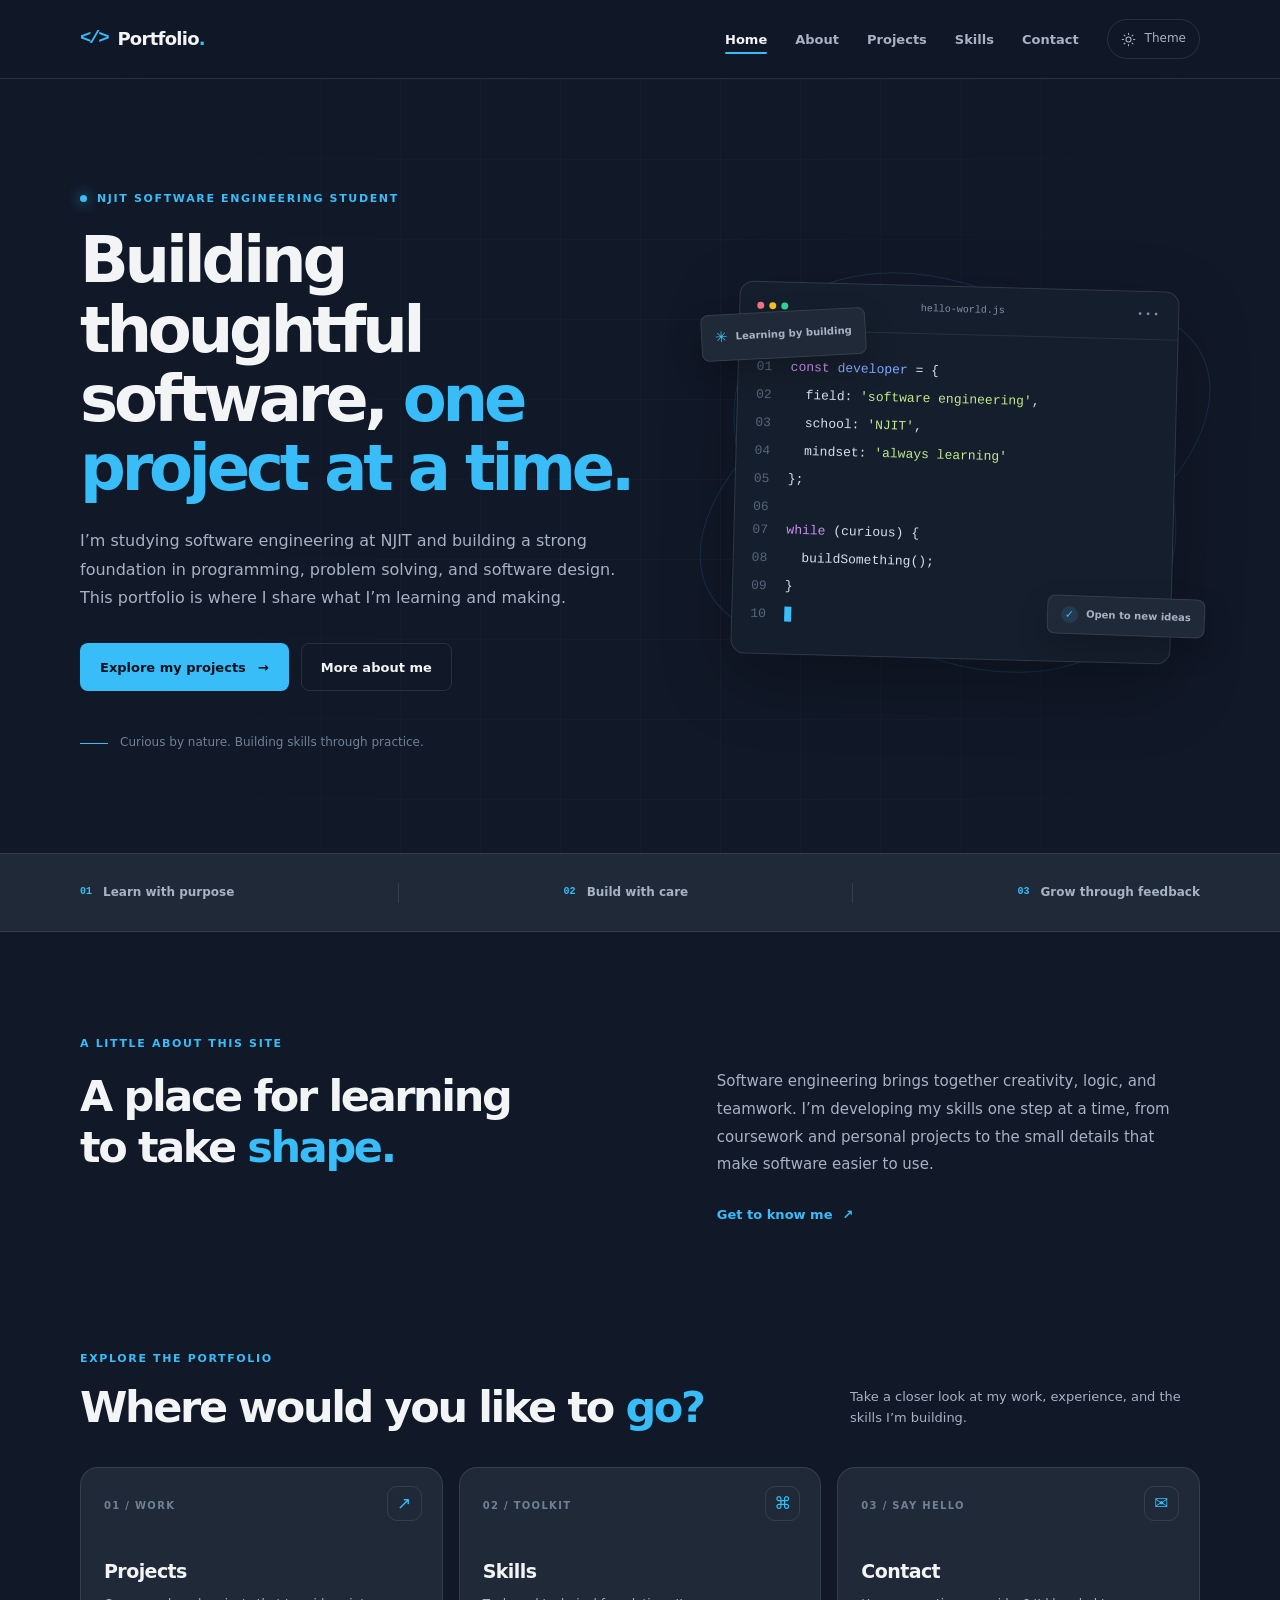
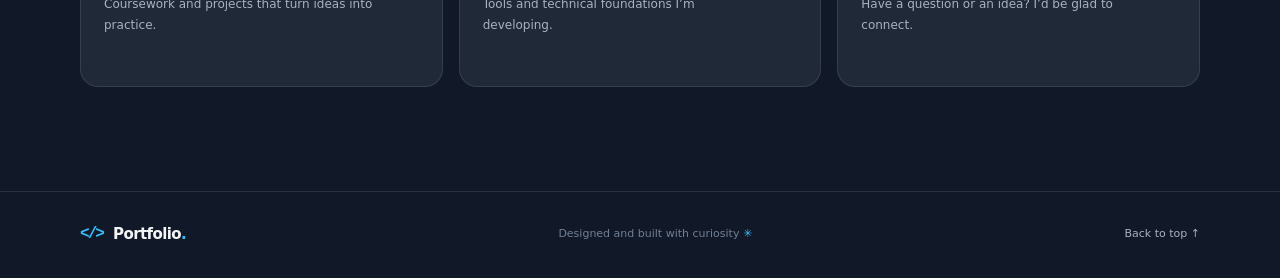
<file: index.html>
<!doctype html>
<html lang="en">
<head>
  <meta charset="utf-8">
  <meta name="viewport" content="width=device-width, initial-scale=1">
  <meta name="description" content="A personal portfolio for an NJIT Software Engineering student, sharing background, projects, skills, and contact information.">
  <meta name="theme-color" content="#111827">
  <title>Home | NJIT Software Engineering Portfolio</title>
  <link rel="stylesheet" href="css/style.css">
  <script src="js/script.js" defer></script>
</head>
<body>
  <a class="skip-link" href="#main-content">Skip to main content</a>
  <header class="site-header">
    <div class="container header-inner">
      <a class="brand" href="index.html" aria-label="Portfolio home">
        <span class="brand-mark" aria-hidden="true">&lt;/&gt;</span>
        <span>Portfolio<span class="brand-period">.</span></span>
      </a>

      <button class="menu-toggle" type="button" aria-expanded="false" aria-controls="primary-navigation" aria-label="Open navigation menu">
        <span></span><span></span><span></span>
      </button>

      <nav class="site-nav" id="primary-navigation" aria-label="Main navigation">
        <ul class="nav-links">
          <li><a href="index.html" aria-current="page">Home</a></li>
          <li><a href="about.html">About</a></li>
          <li><a href="projects.html">Projects</a></li>
          <li><a href="skills.html">Skills</a></li>
          <li><a href="contact.html">Contact</a></li>
        </ul>
        <button class="theme-toggle" type="button" aria-pressed="false" aria-label="Toggle light and dark theme">
          <svg class="theme-icon" viewBox="0 0 24 24" aria-hidden="true" focusable="false">
            <circle cx="12" cy="12" r="4"></circle>
            <path d="M12 2v2m0 16v2M4.93 4.93l1.42 1.42m11.3 11.3 1.42 1.42M2 12h2m16 0h2M4.93 19.07l1.42-1.42m11.3-11.3 1.42-1.42"></path>
          </svg>
          <span>Theme</span>
        </button>
      </nav>
    </div>
  </header>

  <main id="main-content">
    <section class="hero section-space" aria-labelledby="hero-title">
      <div class="container hero-grid">
        <div class="hero-copy">
          <p class="eyebrow"><span class="status-dot" aria-hidden="true"></span> NJIT Software Engineering Student</p>
          <h1 id="hero-title">Building thoughtful software, <span>one project at a time.</span></h1>
          <p class="hero-intro">I’m studying software engineering at NJIT and building a strong foundation in programming, problem solving, and software design. This portfolio is where I share what I’m learning and making.</p>
          <div class="hero-actions">
            <a class="button button-primary" href="projects.html">Explore my projects <span aria-hidden="true">→</span></a>
            <a class="button button-secondary" href="about.html">More about me</a>
          </div>
          <div class="hero-note">
            <span class="note-line" aria-hidden="true"></span>
            <p>Curious by nature. Building skills through practice.</p>
          </div>
        </div>

        <div class="hero-visual" aria-hidden="true">
          <div class="visual-glow" aria-hidden="true"></div>
          <div class="code-card">
            <div class="code-card-top">
              <div class="window-dots"><i></i><i></i><i></i></div>
              <span>hello-world.js</span>
              <span class="code-menu">•••</span>
            </div>
            <div class="code-content">
              <p><span class="line-number">01</span><span class="code-muted">const</span> <span class="code-blue">developer</span> = {</p>
              <p><span class="line-number">02</span>&nbsp;&nbsp;field: <span class="code-green">'software engineering'</span>,</p>
              <p><span class="line-number">03</span>&nbsp;&nbsp;school: <span class="code-green">'NJIT'</span>,</p>
              <p><span class="line-number">04</span>&nbsp;&nbsp;mindset: <span class="code-green">'always learning'</span></p>
              <p><span class="line-number">05</span>};</p>
              <p class="code-spacer"><span class="line-number">06</span></p>
              <p><span class="line-number">07</span><span class="code-muted">while</span> (curious) {</p>
              <p><span class="line-number">08</span>&nbsp;&nbsp;buildSomething();</p>
              <p><span class="line-number">09</span>}</p>
              <p class="code-cursor-line"><span class="line-number">10</span><span class="code-cursor"></span></p>
            </div>
          </div>
          <div class="visual-tag visual-tag-top"><span aria-hidden="true">✳</span> Learning by building</div>
          <div class="visual-tag visual-tag-bottom"><span class="tag-check" aria-hidden="true">✓</span> Open to new ideas</div>
          <div class="visual-orbit orbit-one" aria-hidden="true"></div>
          <div class="visual-orbit orbit-two" aria-hidden="true"></div>
        </div>
      </div>
      <div class="hero-grid-lines" aria-hidden="true"></div>
    </section>

    <section class="intro-strip" aria-label="Portfolio overview">
      <div class="container intro-strip-inner">
        <p><span class="strip-icon" aria-hidden="true">01</span> Learn with purpose</p>
        <span class="strip-divider" aria-hidden="true"></span>
        <p><span class="strip-icon" aria-hidden="true">02</span> Build with care</p>
        <span class="strip-divider" aria-hidden="true"></span>
        <p><span class="strip-icon" aria-hidden="true">03</span> Grow through feedback</p>
      </div>
    </section>

    <section class="home-about section-space" aria-labelledby="welcome-title">
      <div class="container home-about-grid">
        <div>
          <p class="eyebrow">A little about this site</p>
          <h2 id="welcome-title">A place for learning<br>to take <span>shape.</span></h2>
        </div>
        <div class="home-about-copy">
          <p>Software engineering brings together creativity, logic, and teamwork. I’m developing my skills one step at a time, from coursework and personal projects to the small details that make software easier to use.</p>
          <a class="text-link" href="about.html">Get to know me <span aria-hidden="true">↗</span></a>
        </div>
      </div>
    </section>

    <section class="next-steps section-space" aria-labelledby="next-title">
      <div class="container">
        <div class="section-heading">
          <div>
            <p class="eyebrow">Explore the portfolio</p>
            <h2 id="next-title">Where would you like to <span>go?</span></h2>
          </div>
          <p class="section-heading-note">Take a closer look at my work, experience, and the skills I’m building.</p>
        </div>
        <div class="explore-grid">
          <a class="explore-card" href="projects.html">
            <span class="explore-number">01 / WORK</span>
            <span class="explore-card-icon" aria-hidden="true">↗</span>
            <h3>Projects</h3>
            <p>Coursework and projects that turn ideas into practice.</p>
          </a>
          <a class="explore-card" href="skills.html">
            <span class="explore-number">02 / TOOLKIT</span>
            <span class="explore-card-icon" aria-hidden="true">⌘</span>
            <h3>Skills</h3>
            <p>Tools and technical foundations I’m developing.</p>
          </a>
          <a class="explore-card" href="contact.html">
            <span class="explore-number">03 / SAY HELLO</span>
            <span class="explore-card-icon" aria-hidden="true">✉</span>
            <h3>Contact</h3>
            <p>Have a question or an idea? I’d be glad to connect.</p>
          </a>
        </div>
      </div>
    </section>
  </main>

  <footer class="site-footer">
    <div class="container footer-inner">
      <a class="brand footer-brand" href="index.html"><span class="brand-mark" aria-hidden="true">&lt;/&gt;</span><span>Portfolio<span class="brand-period">.</span></span></a>
      <p>Designed and built with curiosity<span class="footer-spark" aria-hidden="true"> ✳</span></p>
      <a class="back-to-top" href="#main-content">Back to top <span aria-hidden="true">↑</span></a>
    </div>
  </footer>
</body>
</html>
</file>
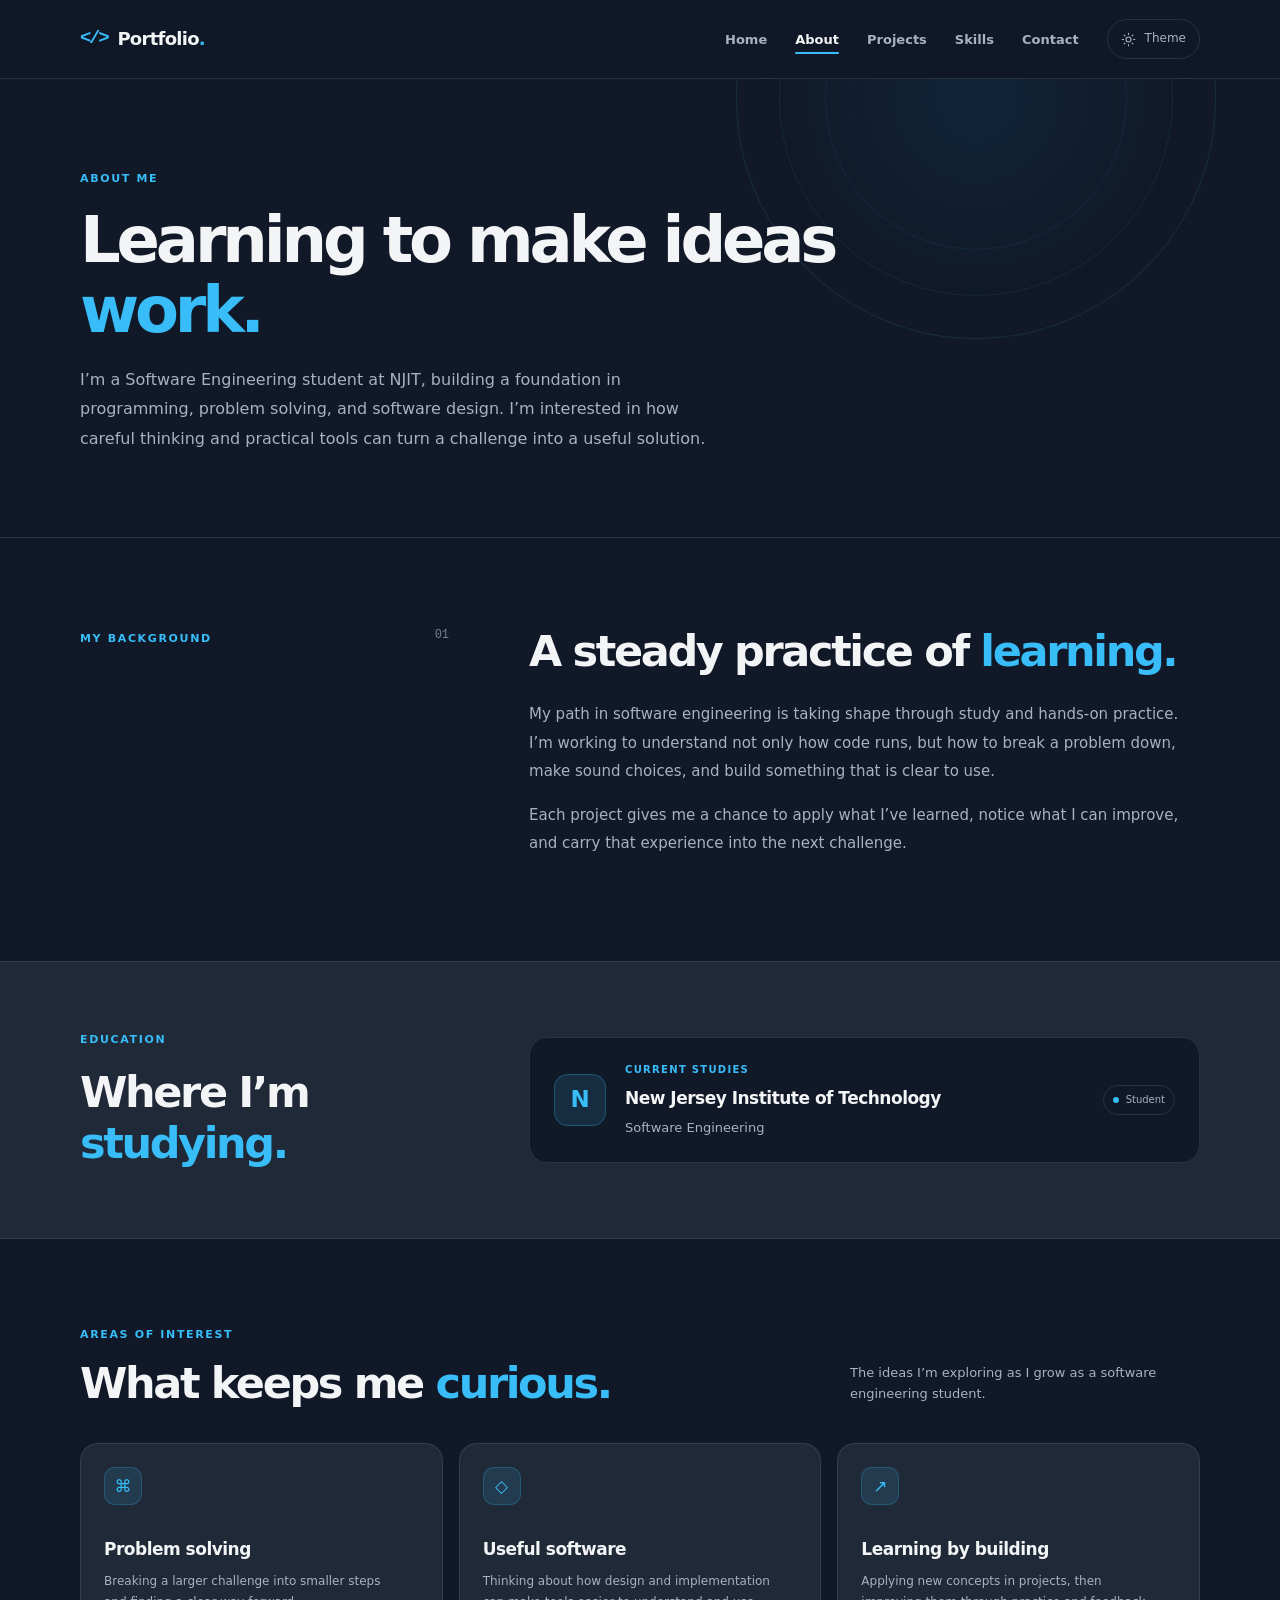
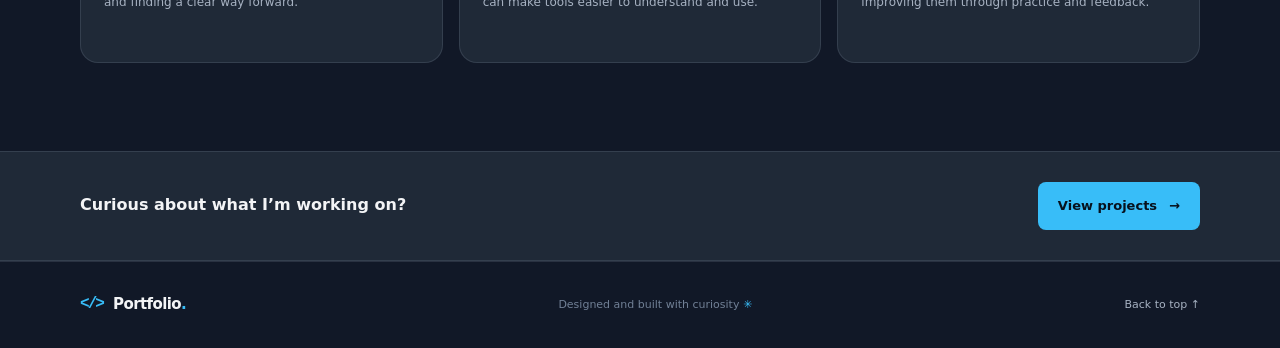
<file: about.html>
<!doctype html>
<html lang="en">
<head>
  <meta charset="utf-8">
  <meta name="viewport" content="width=device-width, initial-scale=1">
  <meta name="description" content="Learn about the background, education, and areas of interest of an NJIT Software Engineering student.">
  <meta name="theme-color" content="#111827">
  <title>About | NJIT Software Engineering Portfolio</title>
  <link rel="stylesheet" href="css/style.css">
  <script src="js/script.js" defer></script>
</head>
<body>
  <a class="skip-link" href="#main-content">Skip to main content</a>
  <header class="site-header">
    <div class="container header-inner">
      <a class="brand" href="index.html" aria-label="Portfolio home">
        <span class="brand-mark" aria-hidden="true">&lt;/&gt;</span>
        <span>Portfolio<span class="brand-period">.</span></span>
      </a>

      <button class="menu-toggle" type="button" aria-expanded="false" aria-controls="primary-navigation" aria-label="Open navigation menu">
        <span></span><span></span><span></span>
      </button>

      <nav class="site-nav" id="primary-navigation" aria-label="Main navigation">
        <ul class="nav-links">
          <li><a href="index.html">Home</a></li>
          <li><a href="about.html" aria-current="page">About</a></li>
          <li><a href="projects.html">Projects</a></li>
          <li><a href="skills.html">Skills</a></li>
          <li><a href="contact.html">Contact</a></li>
        </ul>
        <button class="theme-toggle" type="button" aria-pressed="false" aria-label="Toggle light and dark theme">
          <svg class="theme-icon" viewBox="0 0 24 24" aria-hidden="true" focusable="false">
            <circle cx="12" cy="12" r="4"></circle>
            <path d="M12 2v2m0 16v2M4.93 4.93l1.42 1.42m11.3 11.3 1.42 1.42M2 12h2m16 0h2M4.93 19.07l1.42-1.42m11.3-11.3 1.42-1.42"></path>
          </svg>
          <span>Theme</span>
        </button>
      </nav>
    </div>
  </header>

  <main id="main-content">
    <section class="page-intro section-space" aria-labelledby="page-title">
      <div class="container page-intro-inner">
        <p class="eyebrow">About me</p>
        <h1 id="page-title">Learning to make ideas <span>work.</span></h1>
        <p class="page-intro-copy">I’m a Software Engineering student at NJIT, building a foundation in programming, problem solving, and software design. I’m interested in how careful thinking and practical tools can turn a challenge into a useful solution.</p>
      </div>
      <div class="page-intro-orb" aria-hidden="true"></div>
    </section>

    <section class="about-story section-space" aria-labelledby="story-title">
      <div class="container about-story-grid">
        <div class="about-section-label">
          <p class="eyebrow">My background</p>
          <span class="about-index" aria-hidden="true">01</span>
        </div>
        <div class="about-story-copy">
          <h2 id="story-title">A steady practice of <span>learning.</span></h2>
          <p>My path in software engineering is taking shape through study and hands-on practice. I’m working to understand not only how code runs, but how to break a problem down, make sound choices, and build something that is clear to use.</p>
          <p>Each project gives me a chance to apply what I’ve learned, notice what I can improve, and carry that experience into the next challenge.</p>
        </div>
      </div>
    </section>

    <section class="education-section" aria-labelledby="education-title">
      <div class="container education-layout">
        <div>
          <p class="eyebrow">Education</p>
          <h2 id="education-title">Where I’m <span>studying.</span></h2>
        </div>
        <article class="education-card">
          <div class="education-mark" aria-hidden="true">N</div>
          <div class="education-details">
            <p class="education-kicker">Current studies</p>
            <h3>New Jersey Institute of Technology</h3>
            <p>Software Engineering</p>
          </div>
          <span class="education-status"><span aria-hidden="true"></span> Student</span>
        </article>
      </div>
    </section>

    <section class="interests-section section-space" aria-labelledby="interests-title">
      <div class="container">
        <div class="section-heading">
          <div>
            <p class="eyebrow">Areas of interest</p>
            <h2 id="interests-title">What keeps me <span>curious.</span></h2>
          </div>
          <p class="section-heading-note">The ideas I’m exploring as I grow as a software engineering student.</p>
        </div>
        <div class="interest-grid">
          <article class="interest-card">
            <span class="interest-symbol" aria-hidden="true">⌘</span>
            <h3>Problem solving</h3>
            <p>Breaking a larger challenge into smaller steps and finding a clear way forward.</p>
          </article>
          <article class="interest-card">
            <span class="interest-symbol" aria-hidden="true">◇</span>
            <h3>Useful software</h3>
            <p>Thinking about how design and implementation can make tools easier to understand and use.</p>
          </article>
          <article class="interest-card">
            <span class="interest-symbol" aria-hidden="true">↗</span>
            <h3>Learning by building</h3>
            <p>Applying new concepts in projects, then improving them through practice and feedback.</p>
          </article>
        </div>
      </div>
    </section>

    <section class="about-next" aria-label="Continue exploring">
      <div class="container about-next-inner">
        <p>Curious about what I’m working on?</p>
        <a class="button button-primary" href="projects.html">View projects <span aria-hidden="true">→</span></a>
      </div>
    </section>
  </main>

  <footer class="site-footer">
    <div class="container footer-inner">
      <a class="brand footer-brand" href="index.html"><span class="brand-mark" aria-hidden="true">&lt;/&gt;</span><span>Portfolio<span class="brand-period">.</span></span></a>
      <p>Designed and built with curiosity<span class="footer-spark" aria-hidden="true"> ✳</span></p>
      <a class="back-to-top" href="#main-content">Back to top <span aria-hidden="true">↑</span></a>
    </div>
  </footer>
</body>
</html>
</file>
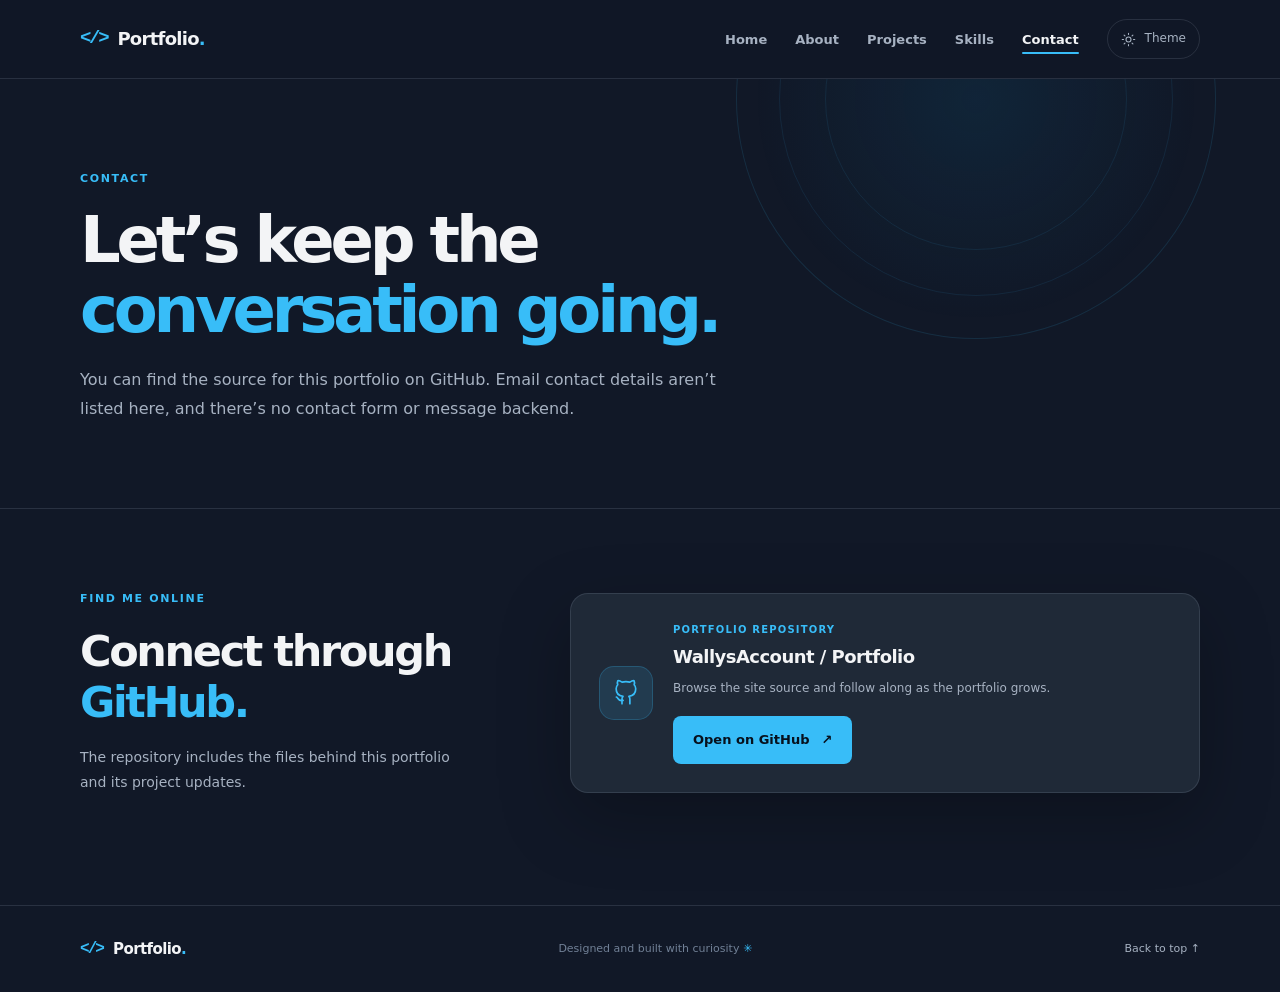
<file: contact.html>
<!doctype html>
<html lang="en">
<head>
  <meta charset="utf-8">
  <meta name="viewport" content="width=device-width, initial-scale=1">
  <meta name="description" content="Contact and portfolio repository for an NJIT Software Engineering student.">
  <meta name="theme-color" content="#111827">
  <title>Contact | NJIT Software Engineering Portfolio</title>
  <link rel="stylesheet" href="css/style.css">
  <script src="js/script.js" defer></script>
</head>
<body>
  <a class="skip-link" href="#main-content">Skip to main content</a>
  <header class="site-header">
    <div class="container header-inner">
      <a class="brand" href="index.html" aria-label="Portfolio home"><span class="brand-mark" aria-hidden="true">&lt;/&gt;</span><span>Portfolio<span class="brand-period">.</span></span></a>
      <button class="menu-toggle" type="button" aria-expanded="false" aria-controls="primary-navigation" aria-label="Open navigation menu"><span></span><span></span><span></span></button>
      <nav class="site-nav" id="primary-navigation" aria-label="Main navigation">
        <ul class="nav-links"><li><a href="index.html">Home</a></li><li><a href="about.html">About</a></li><li><a href="projects.html">Projects</a></li><li><a href="skills.html">Skills</a></li><li><a href="contact.html" aria-current="page">Contact</a></li></ul>
        <button class="theme-toggle" type="button" aria-pressed="false" aria-label="Toggle light and dark theme"><svg class="theme-icon" viewBox="0 0 24 24" aria-hidden="true" focusable="false"><circle cx="12" cy="12" r="4"></circle><path d="M12 2v2m0 16v2M4.93 4.93l1.42 1.42m11.3 11.3 1.42 1.42M2 12h2m16 0h2M4.93 19.07l1.42-1.42m11.3-11.3 1.42-1.42"></path></svg><span>Theme</span></button>
      </nav>
    </div>
  </header>

  <main id="main-content">
    <section class="page-intro section-space" aria-labelledby="page-title">
      <div class="container page-intro-inner">
        <p class="eyebrow">Contact</p>
        <h1 id="page-title">Let’s keep the <span>conversation going.</span></h1>
        <p class="page-intro-copy">You can find the source for this portfolio on GitHub. Email contact details aren’t listed here, and there’s no contact form or message backend.</p>
      </div>
      <div class="page-intro-orb" aria-hidden="true"></div>
    </section>

    <section class="contact-section section-space" aria-labelledby="contact-title">
      <div class="container contact-layout">
        <div class="contact-copy">
          <p class="eyebrow">Find me online</p>
          <h2 id="contact-title">Connect through <span>GitHub.</span></h2>
          <p>The repository includes the files behind this portfolio and its project updates.</p>
        </div>
        <div class="contact-card">
          <span class="contact-icon" aria-hidden="true">
            <svg viewBox="0 0 24 24" focusable="false"><path d="M9 19c-4.3 1.4-4.3-2.5-6-3m12 6v-3.9a3.4 3.4 0 0 0-.9-2.7c3-.3 6.1-1.5 6.1-6.7a5.2 5.2 0 0 0-1.4-3.6 4.8 4.8 0 0 0-.1-3.6S17.5 1 15 2.8a13.3 13.3 0 0 0-7 0C5.5 1 4.3 1.5 4.3 1.5a4.8 4.8 0 0 0-.1 3.6 5.2 5.2 0 0 0-1.4 3.6c0 5.2 3.1 6.4 6.1 6.7A3.4 3.4 0 0 0 8 18v4"></path></svg>
          </span>
          <div><p class="contact-label">Portfolio repository</p><h3>WallysAccount / Portfolio</h3><p class="contact-description">Browse the site source and follow along as the portfolio grows.</p></div>
          <a class="button button-primary" href="https://github.com/WallysAccount/Portfolio" target="_blank" rel="noreferrer">Open on GitHub <span aria-hidden="true">↗</span></a>
        </div>
      </div>
    </section>
  </main>

  <footer class="site-footer"><div class="container footer-inner"><a class="brand footer-brand" href="index.html"><span class="brand-mark" aria-hidden="true">&lt;/&gt;</span><span>Portfolio<span class="brand-period">.</span></span></a><p>Designed and built with curiosity<span class="footer-spark" aria-hidden="true"> ✳</span></p><a class="back-to-top" href="#main-content">Back to top <span aria-hidden="true">↑</span></a></div></footer>
</body>
</html>
</file>
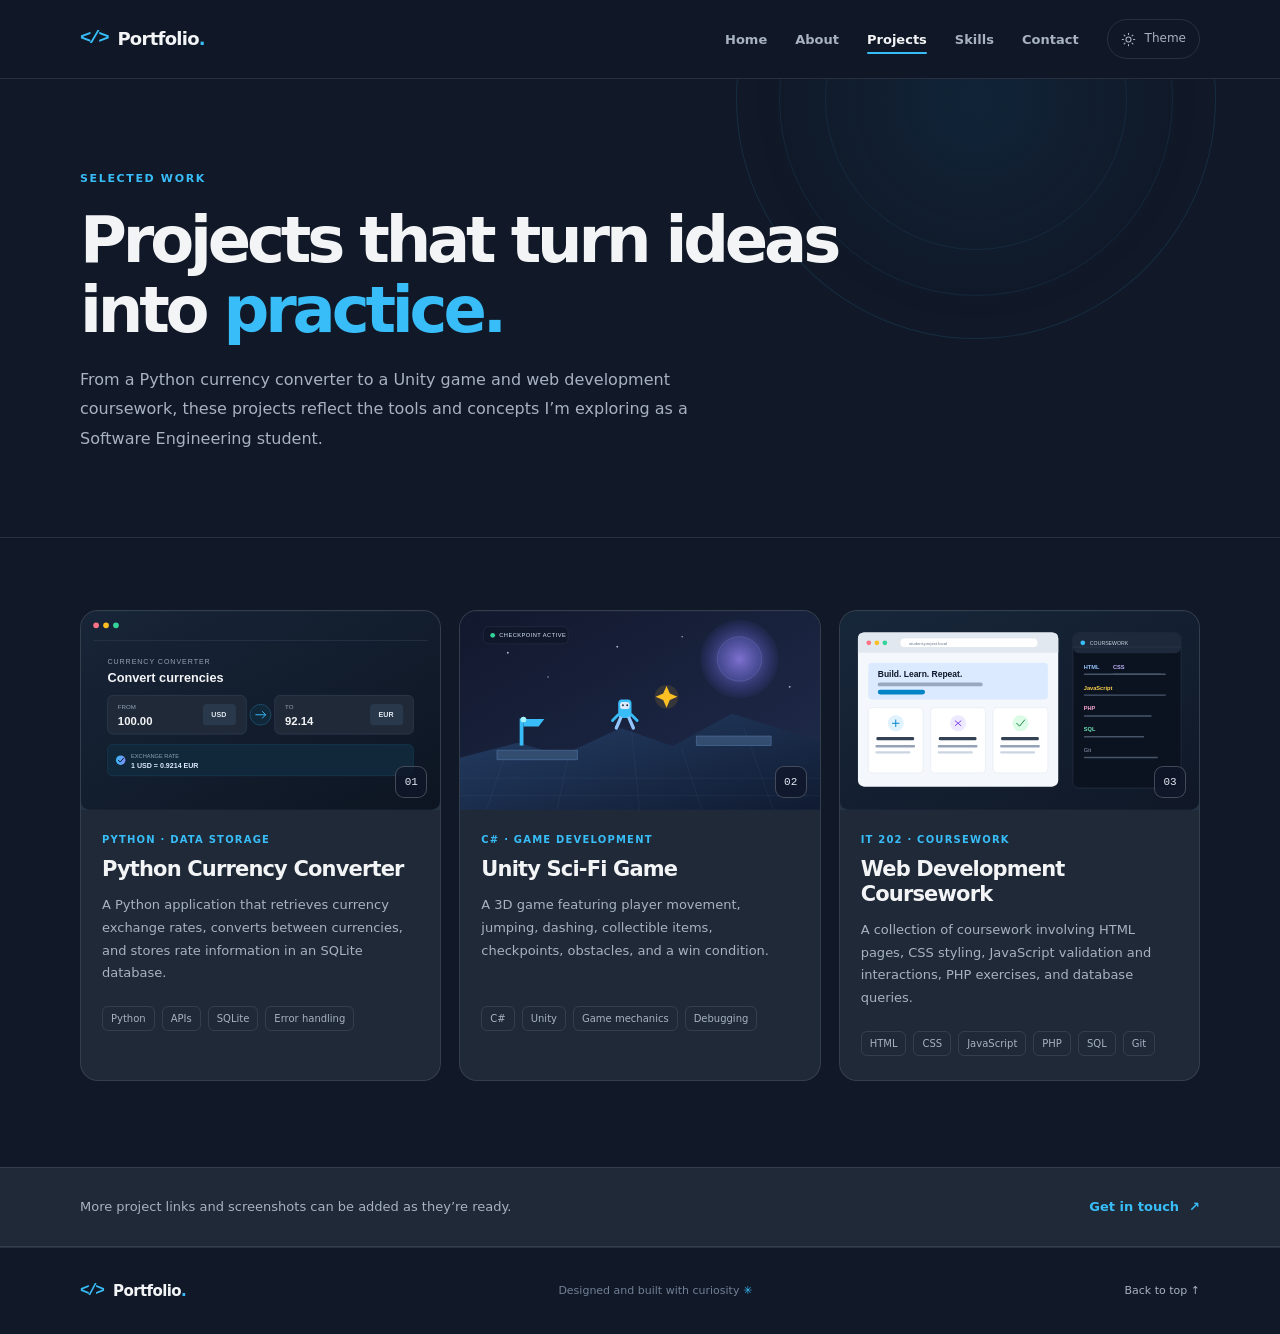
<file: projects.html>
<!doctype html>
<html lang="en">
<head>
  <meta charset="utf-8">
  <meta name="viewport" content="width=device-width, initial-scale=1">
  <meta name="description" content="Software engineering projects including a Python currency converter, a Unity sci-fi game, and IT 202 web development coursework.">
  <meta name="theme-color" content="#111827">
  <title>Projects | NJIT Software Engineering Portfolio</title>
  <link rel="stylesheet" href="css/style.css">
  <script src="js/script.js" defer></script>
</head>
<body>
  <a class="skip-link" href="#main-content">Skip to main content</a>
  <header class="site-header">
    <div class="container header-inner">
      <a class="brand" href="index.html" aria-label="Portfolio home">
        <span class="brand-mark" aria-hidden="true">&lt;/&gt;</span>
        <span>Portfolio<span class="brand-period">.</span></span>
      </a>
      <button class="menu-toggle" type="button" aria-expanded="false" aria-controls="primary-navigation" aria-label="Open navigation menu"><span></span><span></span><span></span></button>
      <nav class="site-nav" id="primary-navigation" aria-label="Main navigation">
        <ul class="nav-links">
          <li><a href="index.html">Home</a></li><li><a href="about.html">About</a></li><li><a href="projects.html" aria-current="page">Projects</a></li><li><a href="skills.html">Skills</a></li><li><a href="contact.html">Contact</a></li>
        </ul>
        <button class="theme-toggle" type="button" aria-pressed="false" aria-label="Toggle light and dark theme">
          <svg class="theme-icon" viewBox="0 0 24 24" aria-hidden="true" focusable="false"><circle cx="12" cy="12" r="4"></circle><path d="M12 2v2m0 16v2M4.93 4.93l1.42 1.42m11.3 11.3 1.42 1.42M2 12h2m16 0h2M4.93 19.07l1.42-1.42m11.3-11.3 1.42-1.42"></path></svg>
          <span>Theme</span>
        </button>
      </nav>
    </div>
  </header>

  <main id="main-content">
    <section class="page-intro section-space" aria-labelledby="page-title">
      <div class="container page-intro-inner">
        <p class="eyebrow">Selected work</p>
        <h1 id="page-title">Projects that turn ideas into <span>practice.</span></h1>
        <p class="page-intro-copy">From a Python currency converter to a Unity game and web development coursework, these projects reflect the tools and concepts I’m exploring as a Software Engineering student.</p>
      </div>
      <div class="page-intro-orb" aria-hidden="true"></div>
    </section>

    <section class="projects-section section-space" aria-label="Project list">
      <div class="container project-grid">
        <article class="project-card">
          <div class="project-image-wrap">
            <img class="project-image" src="assets/currency-converter.svg" alt="Illustration of a currency conversion interface showing a selected exchange rate and converted amount">
            <span class="project-number">01</span>
          </div>
          <div class="project-card-content">
            <p class="project-category">Python · Data storage</p>
            <h2>Python Currency Converter</h2>
            <p class="project-description">A Python application that retrieves currency exchange rates, converts between currencies, and stores rate information in an SQLite database.</p>
            <div class="project-tags" aria-label="Skills used">
              <span>Python</span><span>APIs</span><span>SQLite</span><span>Error handling</span>
            </div>
          </div>
        </article>

        <article class="project-card">
          <div class="project-image-wrap">
            <img class="project-image" src="assets/unity-sci-fi-game.svg" alt="Illustration of a science fiction game scene with a player, platforms, and a checkpoint">
            <span class="project-number">02</span>
          </div>
          <div class="project-card-content">
            <p class="project-category">C# · Game development</p>
            <h2>Unity Sci-Fi Game</h2>
            <p class="project-description">A 3D game featuring player movement, jumping, dashing, collectible items, checkpoints, obstacles, and a win condition.</p>
            <div class="project-tags" aria-label="Skills used">
              <span>C#</span><span>Unity</span><span>Game mechanics</span><span>Debugging</span>
            </div>
          </div>
        </article>

        <article class="project-card">
          <div class="project-image-wrap">
            <img class="project-image" src="assets/web-development.svg" alt="Illustration of a web development workspace with HTML, CSS, JavaScript, PHP, and SQL panels">
            <span class="project-number">03</span>
          </div>
          <div class="project-card-content">
            <p class="project-category">IT 202 · Coursework</p>
            <h2>Web Development Coursework</h2>
            <p class="project-description">A collection of coursework involving HTML pages, CSS styling, JavaScript validation and interactions, PHP exercises, and database queries.</p>
            <div class="project-tags" aria-label="Skills used">
              <span>HTML</span><span>CSS</span><span>JavaScript</span><span>PHP</span><span>SQL</span><span>Git</span>
            </div>
          </div>
        </article>
      </div>
    </section>

    <section class="projects-note" aria-label="Project links">
      <div class="container projects-note-inner">
        <p>More project links and screenshots can be added as they’re ready.</p>
        <a class="text-link" href="contact.html">Get in touch <span aria-hidden="true">↗</span></a>
      </div>
    </section>
  </main>

  <footer class="site-footer">
    <div class="container footer-inner">
      <a class="brand footer-brand" href="index.html"><span class="brand-mark" aria-hidden="true">&lt;/&gt;</span><span>Portfolio<span class="brand-period">.</span></span></a>
      <p>Designed and built with curiosity<span class="footer-spark" aria-hidden="true"> ✳</span></p>
      <a class="back-to-top" href="#main-content">Back to top <span aria-hidden="true">↑</span></a>
    </div>
  </footer>
</body>
</html>
</file>
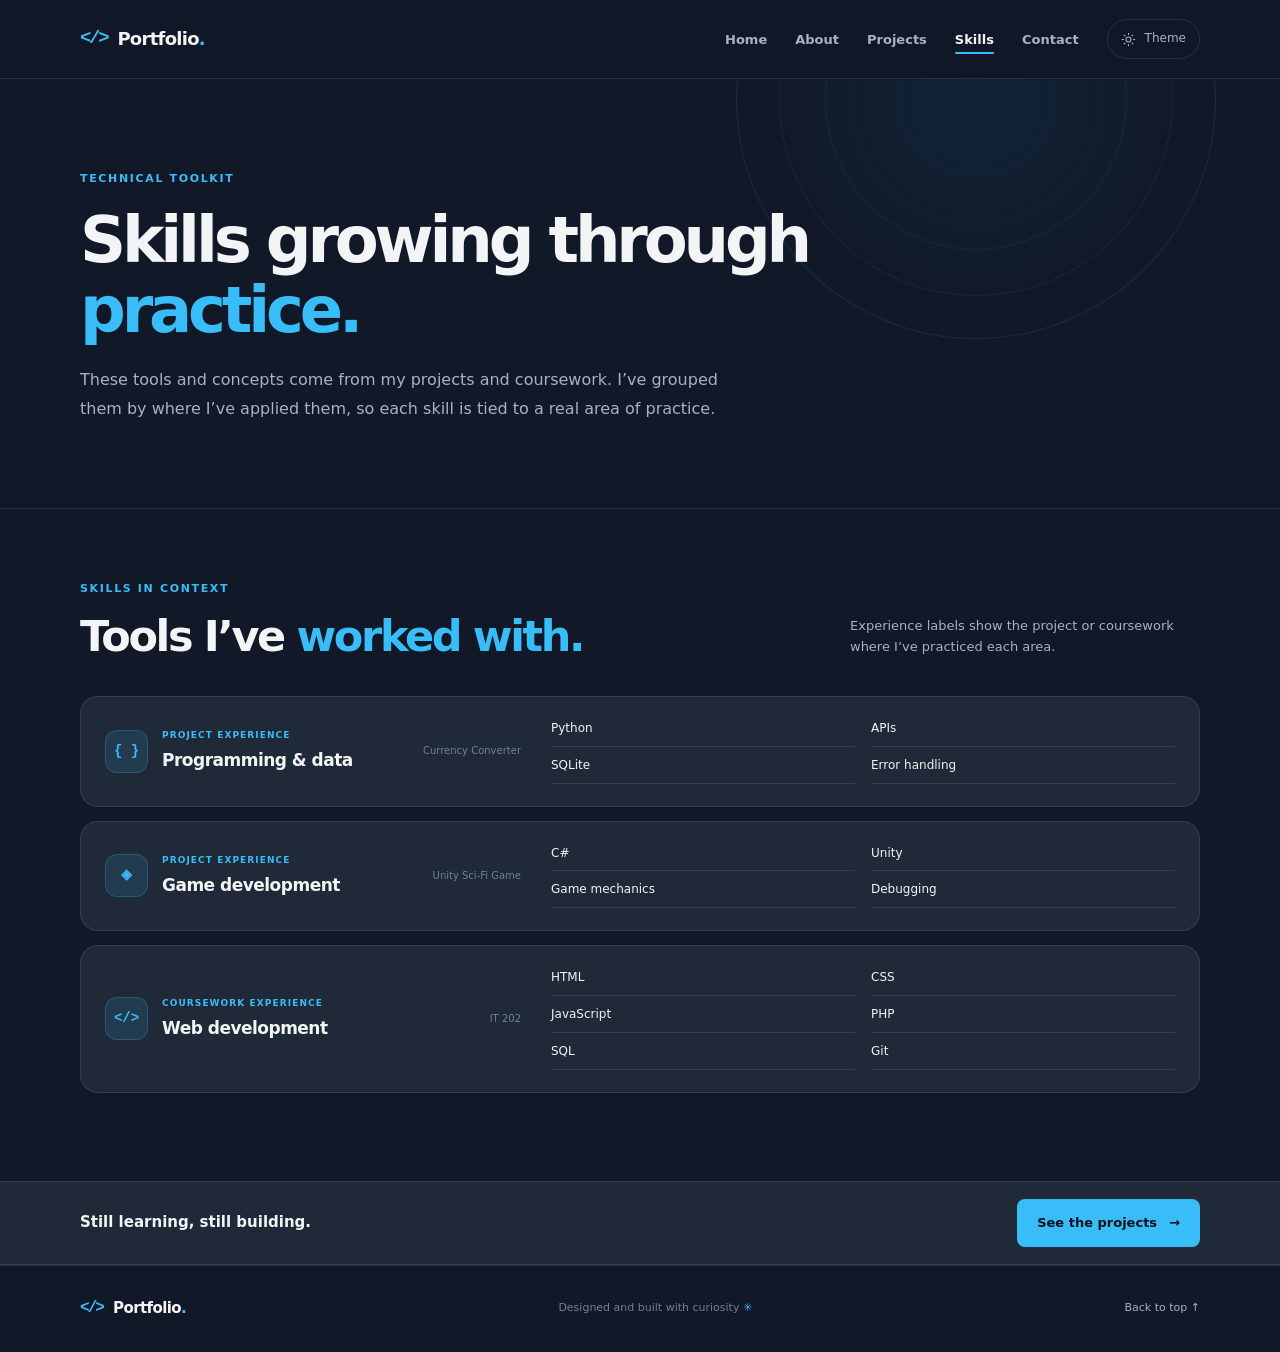
<file: skills.html>
<!doctype html>
<html lang="en">
<head>
  <meta charset="utf-8">
  <meta name="viewport" content="width=device-width, initial-scale=1">
  <meta name="description" content="Technical skills practiced through software projects and IT 202 coursework.">
  <meta name="theme-color" content="#111827">
  <title>Skills | NJIT Software Engineering Portfolio</title>
  <link rel="stylesheet" href="css/style.css">
  <script src="js/script.js" defer></script>
</head>
<body>
  <a class="skip-link" href="#main-content">Skip to main content</a>
  <header class="site-header">
    <div class="container header-inner">
      <a class="brand" href="index.html" aria-label="Portfolio home"><span class="brand-mark" aria-hidden="true">&lt;/&gt;</span><span>Portfolio<span class="brand-period">.</span></span></a>
      <button class="menu-toggle" type="button" aria-expanded="false" aria-controls="primary-navigation" aria-label="Open navigation menu"><span></span><span></span><span></span></button>
      <nav class="site-nav" id="primary-navigation" aria-label="Main navigation">
        <ul class="nav-links"><li><a href="index.html">Home</a></li><li><a href="about.html">About</a></li><li><a href="projects.html">Projects</a></li><li><a href="skills.html" aria-current="page">Skills</a></li><li><a href="contact.html">Contact</a></li></ul>
        <button class="theme-toggle" type="button" aria-pressed="false" aria-label="Toggle light and dark theme"><svg class="theme-icon" viewBox="0 0 24 24" aria-hidden="true" focusable="false"><circle cx="12" cy="12" r="4"></circle><path d="M12 2v2m0 16v2M4.93 4.93l1.42 1.42m11.3 11.3 1.42 1.42M2 12h2m16 0h2M4.93 19.07l1.42-1.42m11.3-11.3 1.42-1.42"></path></svg><span>Theme</span></button>
      </nav>
    </div>
  </header>

  <main id="main-content">
    <section class="page-intro section-space" aria-labelledby="page-title">
      <div class="container page-intro-inner">
        <p class="eyebrow">Technical toolkit</p>
        <h1 id="page-title">Skills growing through <span>practice.</span></h1>
        <p class="page-intro-copy">These tools and concepts come from my projects and coursework. I’ve grouped them by where I’ve applied them, so each skill is tied to a real area of practice.</p>
      </div>
      <div class="page-intro-orb" aria-hidden="true"></div>
    </section>

    <section class="skills-section section-space" aria-labelledby="skills-title">
      <div class="container">
        <div class="section-heading">
          <div><p class="eyebrow">Skills in context</p><h2 id="skills-title">Tools I’ve <span>worked with.</span></h2></div>
          <p class="section-heading-note">Experience labels show the project or coursework where I’ve practiced each area.</p>
        </div>

        <div class="skill-groups">
          <article class="skill-group">
            <div class="skill-group-heading"><span class="skill-group-icon" aria-hidden="true">{ }</span><div><p class="skill-level">Project experience</p><h3>Programming &amp; data</h3></div><span class="skill-context">Currency Converter</span></div>
            <ul class="skill-list"><li><span>Python</span><span class="skill-context-mobile">Currency Converter</span></li><li><span>APIs</span><span class="skill-context-mobile">Currency Converter</span></li><li><span>SQLite</span><span class="skill-context-mobile">Currency Converter</span></li><li><span>Error handling</span><span class="skill-context-mobile">Currency Converter</span></li></ul>
          </article>

          <article class="skill-group">
            <div class="skill-group-heading"><span class="skill-group-icon" aria-hidden="true">◈</span><div><p class="skill-level">Project experience</p><h3>Game development</h3></div><span class="skill-context">Unity Sci-Fi Game</span></div>
            <ul class="skill-list"><li><span>C#</span><span class="skill-context-mobile">Unity Sci-Fi Game</span></li><li><span>Unity</span><span class="skill-context-mobile">Unity Sci-Fi Game</span></li><li><span>Game mechanics</span><span class="skill-context-mobile">Unity Sci-Fi Game</span></li><li><span>Debugging</span><span class="skill-context-mobile">Unity Sci-Fi Game</span></li></ul>
          </article>

          <article class="skill-group">
            <div class="skill-group-heading"><span class="skill-group-icon" aria-hidden="true">&lt;/&gt;</span><div><p class="skill-level">Coursework experience</p><h3>Web development</h3></div><span class="skill-context">IT 202</span></div>
            <ul class="skill-list"><li><span>HTML</span><span class="skill-context-mobile">IT 202</span></li><li><span>CSS</span><span class="skill-context-mobile">IT 202</span></li><li><span>JavaScript</span><span class="skill-context-mobile">IT 202</span></li><li><span>PHP</span><span class="skill-context-mobile">IT 202</span></li><li><span>SQL</span><span class="skill-context-mobile">IT 202</span></li><li><span>Git</span><span class="skill-context-mobile">IT 202</span></li></ul>
          </article>
        </div>
      </div>
    </section>

    <section class="skills-note" aria-label="Skills summary">
      <div class="container skills-note-inner"><p>Still learning, still building.</p><a class="button button-primary" href="projects.html">See the projects <span aria-hidden="true">→</span></a></div>
    </section>
  </main>

  <footer class="site-footer"><div class="container footer-inner"><a class="brand footer-brand" href="index.html"><span class="brand-mark" aria-hidden="true">&lt;/&gt;</span><span>Portfolio<span class="brand-period">.</span></span></a><p>Designed and built with curiosity<span class="footer-spark" aria-hidden="true"> ✳</span></p><a class="back-to-top" href="#main-content">Back to top <span aria-hidden="true">↑</span></a></div></footer>
</body>
</html>
</file>
<file: css/style.css>
/* Portfolio design tokens and global defaults */
:root {
  color-scheme: dark;
  --color-bg: #111827;
  --color-surface: #1f2937;
  --color-surface-raised: #243244;
  --color-text: #f3f4f6;
  --color-muted: #a7b2c2;
  --color-subtle: #718096;
  --color-accent: #38bdf8;
  --color-accent-strong: #0ea5e9;
  --color-accent-soft: rgb(56 189 248 / 12%);
  --color-border: rgb(148 163 184 / 18%);
  --color-header: rgb(17 24 39 / 92%);
  --font-body: Inter, ui-sans-serif, system-ui, -apple-system, BlinkMacSystemFont, "Segoe UI", sans-serif;
  --content-width: 1120px;
  --radius-card: 18px;
  --shadow-card: 0 24px 70px rgb(0 0 0 / 25%);
}

:root[data-theme="light"] {
  color-scheme: light;
  --color-bg: #f5f8fc;
  --color-surface: #ffffff;
  --color-surface-raised: #eaf2f9;
  --color-text: #142236;
  --color-muted: #495b70;
  --color-subtle: #62748a;
  --color-accent: #0369a1;
  --color-accent-strong: #075985;
  --color-accent-soft: rgb(3 105 161 / 10%);
  --color-border: rgb(51 65 85 / 16%);
  --color-header: rgb(245 248 252 / 94%);
  --shadow-card: 0 24px 70px rgb(15 23 42 / 12%);
}

*,
*::before,
*::after { box-sizing: border-box; }

html { scroll-behavior: smooth; }

body {
  margin: 0;
  background: var(--color-bg);
  color: var(--color-text);
  font-family: var(--font-body);
  font-size: 16px;
  line-height: 1.65;
  -webkit-font-smoothing: antialiased;
  transition: background-color 180ms ease, color 180ms ease;
}

a { color: inherit; text-decoration: none; }
button { color: inherit; font: inherit; }
img, svg { max-width: 100%; }

.container { width: min(var(--content-width), calc(100% - 48px)); margin-inline: auto; }
.section-space { padding-block: 104px; }

.skip-link {
  position: fixed;
  z-index: 20;
  top: 12px;
  left: 12px;
  padding: 10px 14px;
  transform: translateY(-160%);
  border-radius: 8px;
  background: var(--color-accent);
  color: #07111d;
  font-weight: 700;
}
.skip-link:focus { transform: translateY(0); }

.site-header {
  position: sticky;
  z-index: 10;
  top: 0;
  border-bottom: 1px solid var(--color-border);
  background: var(--color-header);
  backdrop-filter: blur(18px);
}
.header-inner { display: flex; min-height: 78px; align-items: center; justify-content: space-between; gap: 32px; }
.brand { display: inline-flex; align-items: center; gap: 10px; font-size: 18px; font-weight: 750; letter-spacing: -0.04em; }
.brand-mark { color: var(--color-accent); font-family: ui-monospace, SFMono-Regular, Menlo, monospace; font-size: 19px; letter-spacing: -0.12em; }
.brand-period { color: var(--color-accent); }
.site-nav { display: flex; align-items: center; gap: 28px; }
.nav-links { display: flex; align-items: center; gap: 28px; margin: 0; padding: 0; list-style: none; }
.nav-links a { position: relative; padding-block: 8px; color: var(--color-muted); font-size: 13px; font-weight: 560; transition: color 160ms ease; }
.nav-links a:hover, .nav-links a[aria-current="page"] { color: var(--color-text); }
.nav-links a[aria-current="page"]::after { position: absolute; right: 0; bottom: 1px; left: 0; height: 2px; border-radius: 3px; background: var(--color-accent); content: ""; }
.theme-toggle { display: inline-flex; min-height: 40px; align-items: center; gap: 9px; padding: 0 13px; border: 1px solid var(--color-border); border-radius: 999px; background: transparent; color: var(--color-muted); cursor: pointer; font-size: 12px; transition: border-color 160ms ease, color 160ms ease, background 160ms ease; }
.theme-toggle:hover { border-color: var(--color-accent); color: var(--color-text); background: var(--color-accent-soft); }
.theme-icon { width: 15px; height: 15px; fill: none; stroke: currentColor; stroke-linecap: round; stroke-width: 1.7; }
.menu-toggle { display: none; }

.hero { position: relative; overflow: hidden; min-height: 650px; padding-block: 112px 100px; }
.hero-grid { position: relative; z-index: 1; display: grid; align-items: center; grid-template-columns: 1.08fr 0.92fr; gap: 56px; }
.hero-copy { max-width: 620px; }
.eyebrow { display: flex; align-items: center; gap: 10px; margin: 0 0 20px; color: var(--color-accent); font-size: 11px; font-weight: 760; letter-spacing: 0.15em; line-height: 1.4; text-transform: uppercase; }
.status-dot { width: 7px; height: 7px; border-radius: 50%; background: var(--color-accent); box-shadow: 0 0 14px var(--color-accent); }
h1, h2, h3, p { margin-top: 0; }
h1 { max-width: 700px; margin-bottom: 24px; font-size: clamp(42px, 5vw, 66px); font-weight: 760; letter-spacing: -0.065em; line-height: 1.08; }
h1 span, h2 span { color: var(--color-accent); }
.hero-intro { max-width: 570px; margin-bottom: 30px; color: var(--color-muted); font-size: 16px; line-height: 1.8; }
.hero-actions { display: flex; flex-wrap: wrap; gap: 12px; }
.button { display: inline-flex; min-height: 48px; align-items: center; justify-content: center; gap: 12px; padding: 0 19px; border: 1px solid transparent; border-radius: 8px; font-size: 13px; font-weight: 700; transition: transform 160ms ease, background 160ms ease, border-color 160ms ease; }
.button:hover { transform: translateY(-2px); }
.button-primary { background: var(--color-accent); color: #07111d; }
.button-primary:hover { background: var(--color-accent-strong); color: #fff; }
.button-secondary { border-color: var(--color-border); color: var(--color-text); }
.button-secondary:hover { border-color: var(--color-accent); background: var(--color-accent-soft); }
.hero-note { display: flex; align-items: center; gap: 12px; margin-top: 42px; color: var(--color-subtle); font-size: 12px; }
.hero-note p { margin: 0; }
.note-line { width: 28px; height: 1px; background: var(--color-accent); }

.hero-visual { position: relative; display: grid; min-height: 390px; place-items: center; }
.visual-glow { position: absolute; width: 82%; aspect-ratio: 1; border-radius: 50%; background: radial-gradient(circle, rgb(14 165 233 / 18%) 0, rgb(14 165 233 / 7%) 42%, transparent 70%); filter: blur(5px); }
.visual-orbit { position: absolute; border: 1px solid rgb(56 189 248 / 15%); border-radius: 50%; transform: rotate(-25deg); }
.orbit-one { width: 112%; height: 72%; }
.orbit-two { width: 98%; height: 91%; transform: rotate(35deg); }
.code-card { position: relative; z-index: 2; width: min(100%, 440px); overflow: hidden; border: 1px solid rgb(148 163 184 / 20%); border-radius: 14px; background: #151e2c; box-shadow: var(--shadow-card); transform: rotate(1.5deg); }
.code-card-top { display: flex; height: 48px; align-items: center; justify-content: space-between; padding-inline: 17px; border-bottom: 1px solid rgb(148 163 184 / 14%); color: #8290a5; font-family: ui-monospace, SFMono-Regular, Menlo, monospace; font-size: 10px; }
.window-dots { display: flex; gap: 5px; }
.window-dots i { width: 7px; height: 7px; border-radius: 50%; background: #fb7185; }
.window-dots i:nth-child(2) { background: #fbbf24; }
.window-dots i:nth-child(3) { background: #34d399; }
.code-menu { letter-spacing: 2px; }
.code-content { padding: 23px 18px 25px; color: #d7dfeb; font-family: ui-monospace, SFMono-Regular, Menlo, Consolas, monospace; font-size: clamp(10px, 1.15vw, 13px); line-height: 2.15; white-space: nowrap; }
.code-content p { margin: 0; }
.line-number { display: inline-block; width: 34px; color: #566579; user-select: none; }
.code-muted { color: #c792ea; }
.code-blue { color: #82aaff; }
.code-green { color: #c3e88d; }
.code-spacer { height: 1.8em; }
.code-cursor { display: inline-block; width: 7px; height: 15px; background: #38bdf8; vertical-align: middle; animation: cursor-blink 1s steps(2, start) infinite; }
@keyframes cursor-blink { to { visibility: hidden; } }
.visual-tag { position: absolute; z-index: 3; display: inline-flex; align-items: center; gap: 8px; padding: 10px 13px; border: 1px solid var(--color-border); border-radius: 8px; background: var(--color-surface); box-shadow: 0 12px 30px rgb(0 0 0 / 20%); color: var(--color-muted); font-size: 10px; font-weight: 650; }
.visual-tag-top { top: 34px; left: -10px; transform: rotate(-3deg); }
.visual-tag-top > span { color: var(--color-accent); font-size: 15px; }
.visual-tag-bottom { right: -5px; bottom: 31px; transform: rotate(2deg); }
.tag-check { display: grid; width: 17px; height: 17px; place-items: center; border-radius: 50%; background: var(--color-accent-soft); color: var(--color-accent); font-size: 11px; }
.hero-grid-lines { position: absolute; inset: 0; opacity: 0.22; pointer-events: none; background-image: linear-gradient(var(--color-border) 1px, transparent 1px), linear-gradient(90deg, var(--color-border) 1px, transparent 1px); background-size: 80px 80px; mask-image: linear-gradient(to right, transparent, black 55%, transparent); }

.intro-strip { border-block: 1px solid var(--color-border); background: var(--color-surface); }
.intro-strip-inner { display: flex; min-height: 77px; align-items: center; justify-content: space-between; gap: 20px; }
.intro-strip p { display: flex; align-items: center; gap: 11px; margin: 0; color: var(--color-muted); font-size: 12px; font-weight: 600; }
.strip-icon { color: var(--color-accent); font-family: ui-monospace, SFMono-Regular, Menlo, monospace; font-size: 10px; }
.strip-divider { width: 1px; height: 20px; background: var(--color-border); }

.home-about-grid { display: grid; grid-template-columns: 1fr 0.9fr; gap: 100px; align-items: start; }
h2 { margin-bottom: 0; font-size: clamp(30px, 3.5vw, 43px); font-weight: 720; letter-spacing: -0.055em; line-height: 1.18; }
.home-about h2 { margin-top: 0; }
.home-about-copy { padding-top: 32px; }
.home-about-copy > p { margin-bottom: 22px; color: var(--color-muted); font-size: 15px; line-height: 1.85; }
.text-link { display: inline-flex; align-items: center; gap: 10px; color: var(--color-accent); font-size: 13px; font-weight: 700; }
.text-link:hover { color: var(--color-text); }

.next-steps { padding-top: 20px; }
.section-heading { display: flex; align-items: end; justify-content: space-between; gap: 40px; margin-bottom: 34px; }
.section-heading .eyebrow { margin-bottom: 15px; }
.section-heading-note { max-width: 350px; margin-bottom: 4px; color: var(--color-muted); font-size: 13px; }
.explore-grid { display: grid; grid-template-columns: repeat(3, minmax(0, 1fr)); gap: 16px; }
.explore-card { position: relative; min-height: 220px; padding: 23px; border: 1px solid var(--color-border); border-radius: var(--radius-card); background: var(--color-surface); transition: transform 180ms ease, border-color 180ms ease, background 180ms ease; }
.explore-card:hover { transform: translateY(-4px); border-color: rgb(56 189 248 / 48%); background: var(--color-surface-raised); }
.explore-number { color: var(--color-subtle); font-size: 10px; font-weight: 720; letter-spacing: 0.13em; }
.explore-card-icon { position: absolute; top: 18px; right: 20px; display: grid; width: 35px; height: 35px; place-items: center; border: 1px solid var(--color-border); border-radius: 10px; color: var(--color-accent); font-size: 17px; }
.explore-card h3 { margin: 39px 0 7px; font-size: 19px; letter-spacing: -0.03em; }
.explore-card p { max-width: 270px; margin-bottom: 0; color: var(--color-muted); font-size: 12px; line-height: 1.7; }

.site-footer { border-top: 1px solid var(--color-border); }
.footer-inner { display: flex; min-height: 86px; align-items: center; justify-content: space-between; gap: 24px; }
.footer-brand { font-size: 15px; }
.footer-brand .brand-mark { font-size: 16px; }
.footer-inner p { margin: 0; color: var(--color-subtle); font-size: 11px; }
.footer-spark { color: var(--color-accent); }
.back-to-top { color: var(--color-muted); font-size: 11px; }
.back-to-top:hover { color: var(--color-accent); }

/* About page */
.page-intro { position: relative; overflow: hidden; padding-block: 92px 84px; border-bottom: 1px solid var(--color-border); }
.page-intro-inner { position: relative; z-index: 1; }
.page-intro h1 { max-width: 760px; margin-bottom: 20px; }
.page-intro-copy { max-width: 650px; margin: 0; color: var(--color-muted); font-size: 16px; line-height: 1.85; }
.page-intro-orb { position: absolute; top: -220px; right: 5%; width: 480px; aspect-ratio: 1; border: 1px solid rgb(56 189 248 / 13%); border-radius: 50%; background: radial-gradient(circle, rgb(14 165 233 / 9%), transparent 66%); }
.page-intro-orb::before, .page-intro-orb::after { position: absolute; inset: 42px; border: 1px solid rgb(56 189 248 / 9%); border-radius: 50%; content: ""; }
.page-intro-orb::after { inset: 88px; }
.about-story { padding-block: 88px; }
.about-story-grid { display: grid; grid-template-columns: 0.55fr 1fr; gap: 80px; }
.about-section-label { display: flex; align-items: flex-start; justify-content: space-between; }
.about-section-label .eyebrow { margin-top: 5px; }
.about-index { color: var(--color-subtle); font-family: ui-monospace, SFMono-Regular, Menlo, monospace; font-size: 12px; }
.about-story-copy { max-width: 690px; }
.about-story-copy h2 { margin-bottom: 23px; }
.about-story-copy p { color: var(--color-muted); font-size: 15px; line-height: 1.9; }
.education-section { padding-block: 70px; border-block: 1px solid var(--color-border); background: var(--color-surface); }
.education-layout { display: grid; grid-template-columns: 0.55fr 1fr; align-items: center; gap: 80px; }
.education-layout h2 { max-width: 360px; }
.education-card { display: flex; align-items: center; gap: 19px; padding: 24px; border: 1px solid var(--color-border); border-radius: var(--radius-card); background: var(--color-bg); }
.education-mark { display: grid; width: 52px; height: 52px; flex: 0 0 auto; place-items: center; border: 1px solid rgb(56 189 248 / 28%); border-radius: 14px; background: var(--color-accent-soft); color: var(--color-accent); font-size: 23px; font-weight: 750; }
.education-details { min-width: 0; }
.education-kicker { margin: 0 0 5px; color: var(--color-accent); font-size: 10px; font-weight: 750; letter-spacing: 0.13em; text-transform: uppercase; }
.education-details h3 { margin: 0 0 5px; font-size: 17px; letter-spacing: -0.03em; }
.education-details > p:last-child { margin: 0; color: var(--color-muted); font-size: 13px; }
.education-status { display: inline-flex; align-items: center; gap: 7px; margin-left: auto; padding: 6px 9px; border: 1px solid var(--color-border); border-radius: 999px; color: var(--color-muted); font-size: 10px; white-space: nowrap; }
.education-status span { width: 6px; height: 6px; border-radius: 50%; background: var(--color-accent); }
.interests-section { padding-block: 88px; }
.interest-grid { display: grid; grid-template-columns: repeat(3, minmax(0, 1fr)); gap: 16px; }
.interest-card { min-height: 220px; padding: 23px; border: 1px solid var(--color-border); border-radius: var(--radius-card); background: var(--color-surface); }
.interest-symbol { display: grid; width: 38px; height: 38px; margin-bottom: 30px; place-items: center; border: 1px solid rgb(56 189 248 / 22%); border-radius: 11px; background: var(--color-accent-soft); color: var(--color-accent); font-size: 17px; }
.interest-card h3 { margin-bottom: 8px; font-size: 17px; letter-spacing: -0.03em; }
.interest-card p { max-width: 300px; margin-bottom: 0; color: var(--color-muted); font-size: 12px; line-height: 1.75; }
.about-next { padding-block: 30px; border-block: 1px solid var(--color-border); background: var(--color-surface); }
.about-next-inner { display: flex; align-items: center; justify-content: space-between; gap: 24px; }
.about-next-inner p { margin: 0; font-size: 16px; font-weight: 650; }

/* Projects page */
.projects-section { padding-block: 72px 86px; }
.project-grid { display: grid; grid-template-columns: repeat(3, minmax(0, 1fr)); align-items: stretch; gap: 18px; }
.project-card { overflow: hidden; border: 1px solid var(--color-border); border-radius: var(--radius-card); background: var(--color-surface); transition: transform 180ms ease, border-color 180ms ease; }
.project-card:hover { transform: translateY(-4px); border-color: rgb(56 189 248 / 45%); }
.project-image-wrap { position: relative; overflow: hidden; aspect-ratio: 1.81; background: var(--color-surface-raised); }
.project-image { display: block; width: 100%; height: 100%; object-fit: cover; transition: transform 240ms ease; }
.project-card:hover .project-image { transform: scale(1.025); }
.project-number { position: absolute; right: 13px; bottom: 12px; display: grid; width: 32px; height: 32px; place-items: center; border: 1px solid rgb(255 255 255 / 22%); border-radius: 9px; background: rgb(15 23 42 / 80%); color: #e2e8f0; font-family: ui-monospace, SFMono-Regular, Menlo, monospace; font-size: 11px; }
.project-card-content { padding: 22px 21px 24px; }
.project-category { margin-bottom: 9px; color: var(--color-accent); font-size: 10px; font-weight: 750; letter-spacing: 0.12em; text-transform: uppercase; }
.project-card h2 { margin-bottom: 12px; font-size: 21px; letter-spacing: -0.04em; }
.project-description { min-height: 92px; margin-bottom: 20px; color: var(--color-muted); font-size: 13px; line-height: 1.75; }
.project-tags { display: flex; flex-wrap: wrap; gap: 7px; }
.project-tags span { padding: 5px 8px; border: 1px solid var(--color-border); border-radius: 6px; color: var(--color-muted); font-size: 10px; line-height: 1.3; }
.projects-note { border-block: 1px solid var(--color-border); background: var(--color-surface); }
.projects-note-inner { display: flex; min-height: 78px; align-items: center; justify-content: space-between; gap: 20px; }
.projects-note-inner p { margin: 0; color: var(--color-muted); font-size: 13px; }

/* Skills page */
.skills-section { padding-block: 72px 88px; }
.skill-groups { display: grid; gap: 14px; }
.skill-group { display: grid; grid-template-columns: minmax(210px, 0.8fr) 1.2fr; gap: 30px; padding: 22px 24px; border: 1px solid var(--color-border); border-radius: var(--radius-card); background: var(--color-surface); }
.skill-group-heading { display: flex; align-items: center; gap: 14px; }
.skill-group-icon { display: grid; width: 43px; height: 43px; flex: 0 0 auto; place-items: center; border: 1px solid rgb(56 189 248 / 23%); border-radius: 12px; background: var(--color-accent-soft); color: var(--color-accent); font-family: ui-monospace, SFMono-Regular, Menlo, monospace; font-size: 14px; font-weight: 700; }
.skill-level { margin: 0 0 3px; color: var(--color-accent); font-size: 9px; font-weight: 760; letter-spacing: 0.12em; text-transform: uppercase; }
.skill-group-heading h3 { margin: 0; font-size: 17px; letter-spacing: -0.03em; }
.skill-context { margin-left: auto; color: var(--color-subtle); font-size: 10px; white-space: nowrap; }
.skill-list { display: grid; grid-template-columns: repeat(2, minmax(0, 1fr)); gap: 9px 16px; align-content: center; margin: 0; padding: 0; list-style: none; }
.skill-list li { display: flex; align-items: center; justify-content: space-between; gap: 8px; padding-bottom: 7px; border-bottom: 1px solid var(--color-border); color: var(--color-text); font-size: 12px; }
.skill-context-mobile { display: none; color: var(--color-subtle); font-size: 9px; text-align: right; }
.skills-note { border-block: 1px solid var(--color-border); background: var(--color-surface); }
.skills-note-inner { display: flex; min-height: 82px; align-items: center; justify-content: space-between; gap: 20px; }
.skills-note-inner p { margin: 0; font-size: 15px; font-weight: 650; }

/* Contact page */
.contact-section { padding-block: 82px 110px; }
.contact-layout { display: grid; grid-template-columns: 0.8fr 1.2fr; align-items: center; gap: 70px; }
.contact-copy h2 { max-width: 400px; margin-bottom: 17px; }
.contact-copy > p:last-child { max-width: 390px; margin: 0; color: var(--color-muted); font-size: 14px; line-height: 1.8; }
.contact-card { display: grid; grid-template-columns: auto 1fr; align-items: center; gap: 17px 20px; padding: 28px; border: 1px solid var(--color-border); border-radius: var(--radius-card); background: var(--color-surface); box-shadow: var(--shadow-card); }
.contact-icon { display: grid; width: 54px; height: 54px; grid-row: span 2; place-items: center; border: 1px solid rgb(56 189 248 / 22%); border-radius: 15px; background: var(--color-accent-soft); color: var(--color-accent); }
.contact-icon svg { width: 27px; fill: none; stroke: currentColor; stroke-linecap: round; stroke-linejoin: round; stroke-width: 1.5; }
.contact-label { margin: 0 0 4px; color: var(--color-accent); font-size: 10px; font-weight: 750; letter-spacing: 0.12em; text-transform: uppercase; }
.contact-card h3 { margin: 0 0 7px; font-size: 18px; letter-spacing: -0.03em; }
.contact-description { margin: 0; color: var(--color-muted); font-size: 12px; line-height: 1.65; }
.contact-card .button { grid-column: 2; justify-self: start; }

:focus-visible { outline: 3px solid var(--color-accent); outline-offset: 4px; }

@media (max-width: 900px) {
  .section-space { padding-block: 82px; }
  .hero { min-height: auto; padding-block: 88px 76px; }
  .hero-grid { grid-template-columns: 1fr 0.85fr; gap: 28px; }
  .hero-visual { min-height: 330px; }
  .visual-tag-top { left: -4px; }
  .home-about-grid { gap: 55px; }
  .about-story-grid, .education-layout { grid-template-columns: 0.4fr 1fr; gap: 40px; }
  .project-grid { grid-template-columns: repeat(2, minmax(0, 1fr)); }
  .project-description { min-height: 110px; }
  .skill-group { grid-template-columns: 1fr; gap: 20px; }
  .contact-layout { gap: 38px; }
}

@media (max-width: 700px) {
  .container { width: min(var(--content-width), calc(100% - 36px)); }
  .header-inner { min-height: 68px; }
  .menu-toggle { display: flex; width: 42px; height: 42px; flex-direction: column; align-items: center; justify-content: center; gap: 5px; border: 1px solid var(--color-border); border-radius: 10px; background: var(--color-surface); cursor: pointer; }
  .menu-toggle span { display: block; width: 17px; height: 2px; border-radius: 2px; background: var(--color-text); transition: transform 160ms ease, opacity 160ms ease; }
  .menu-toggle[aria-expanded="true"] span:first-child { transform: translateY(7px) rotate(45deg); }
  .menu-toggle[aria-expanded="true"] span:nth-child(2) { opacity: 0; }
  .menu-toggle[aria-expanded="true"] span:last-child { transform: translateY(-7px) rotate(-45deg); }
  .site-nav { position: absolute; top: calc(100% + 1px); right: 0; left: 0; display: none; align-items: stretch; gap: 16px; padding: 18px 18px 20px; border-bottom: 1px solid var(--color-border); background: var(--color-bg); box-shadow: 0 18px 24px rgb(0 0 0 / 14%); }
  .site-nav.is-open { display: flex; flex-direction: column; }
  .nav-links { align-items: stretch; flex-direction: column; gap: 0; }
  .nav-links li { border-bottom: 1px solid var(--color-border); }
  .nav-links a { display: block; padding: 11px 3px; font-size: 14px; }
  .nav-links a[aria-current="page"]::after { right: auto; bottom: 6px; width: 24px; }
  .theme-toggle { align-self: flex-start; }
  .section-space { padding-block: 68px; }
  .hero { padding-block: 70px 62px; }
  .hero-grid { grid-template-columns: 1fr; gap: 40px; }
  .hero-copy { max-width: 600px; }
  h1 { max-width: 560px; font-size: clamp(40px, 11vw, 58px); }
  .hero-intro { font-size: 15px; }
  .hero-visual { width: min(100%, 500px); min-height: 340px; margin-inline: auto; }
  .code-card { width: min(94%, 440px); }
  .code-content { font-size: clamp(10px, 2.7vw, 13px); }
  .visual-tag-top { top: 13px; left: 0; }
  .visual-tag-bottom { right: -1px; bottom: 13px; }
  .intro-strip-inner { min-height: auto; align-items: flex-start; flex-direction: column; gap: 0; padding-block: 13px; }
  .intro-strip p { width: 100%; padding-block: 10px; }
  .strip-divider { display: none; }
  .home-about-grid { grid-template-columns: 1fr; gap: 8px; }
  .page-intro { padding-block: 70px 62px; }
  .page-intro-copy { font-size: 15px; }
  .page-intro-orb { top: -100px; right: -260px; width: 360px; }
  .about-story { padding-block: 64px; }
  .about-story-grid, .education-layout { grid-template-columns: 1fr; gap: 24px; }
  .about-section-label { align-items: center; }
  .about-index { margin-left: auto; }
  .education-section { padding-block: 60px; }
  .education-layout { gap: 25px; }
  .education-card { flex-wrap: wrap; padding: 18px; }
  .education-status { margin-left: 0; }
  .interests-section { padding-block: 66px; }
  .projects-section { padding-block: 55px 66px; }
  .project-grid { grid-template-columns: 1fr; }
  .project-description { min-height: 0; }
  .projects-note-inner { min-height: auto; align-items: flex-start; flex-direction: column; padding-block: 22px; }
  .skills-section { padding-block: 56px 68px; }
  .skill-group { padding: 18px; }
  .skill-group-heading { flex-wrap: wrap; }
  .skill-context { display: none; }
  .skill-list { grid-template-columns: 1fr; }
  .skill-context-mobile { display: inline; }
  .skills-note-inner { min-height: auto; align-items: flex-start; flex-direction: column; padding-block: 22px; }
  .contact-section { padding-block: 62px 82px; }
  .contact-layout { grid-template-columns: 1fr; gap: 30px; }
  .contact-card { grid-template-columns: 1fr; padding: 22px; }
  .contact-icon { grid-row: auto; }
  .contact-card .button { grid-column: auto; }
  .interest-grid { grid-template-columns: 1fr; }
  .interest-card { min-height: 180px; }
  .interest-symbol { margin-bottom: 20px; }
  .about-next-inner { align-items: flex-start; flex-direction: column; }
  .home-about-copy { max-width: 580px; padding-top: 16px; }
  .next-steps { padding-top: 0; }
  .section-heading { align-items: flex-start; flex-direction: column; gap: 16px; }
  .section-heading-note { max-width: 480px; margin: 0; }
  .explore-grid { grid-template-columns: 1fr; }
  .explore-card { min-height: 180px; }
  .explore-card h3 { margin-top: 28px; }
  .footer-inner { min-height: 100px; flex-wrap: wrap; justify-content: space-between; padding-block: 18px; }
  .footer-inner p { order: 3; width: 100%; }
}

@media (max-width: 380px) {
  .container { width: calc(100% - 30px); }
  .hero-actions { align-items: stretch; flex-direction: column; }
  .button { justify-content: center; }
  .hero-visual { min-height: 290px; }
  .code-content { padding-inline: 11px; font-size: 9px; }
  .line-number { width: 25px; }
  .visual-tag { padding: 8px 10px; font-size: 9px; }
}

@media (prefers-reduced-motion: reduce) {
  *, *::before, *::after { scroll-behavior: auto !important; animation-duration: 0.01ms !important; animation-iteration-count: 1 !important; transition-duration: 0.01ms !important; }
}
</file>
